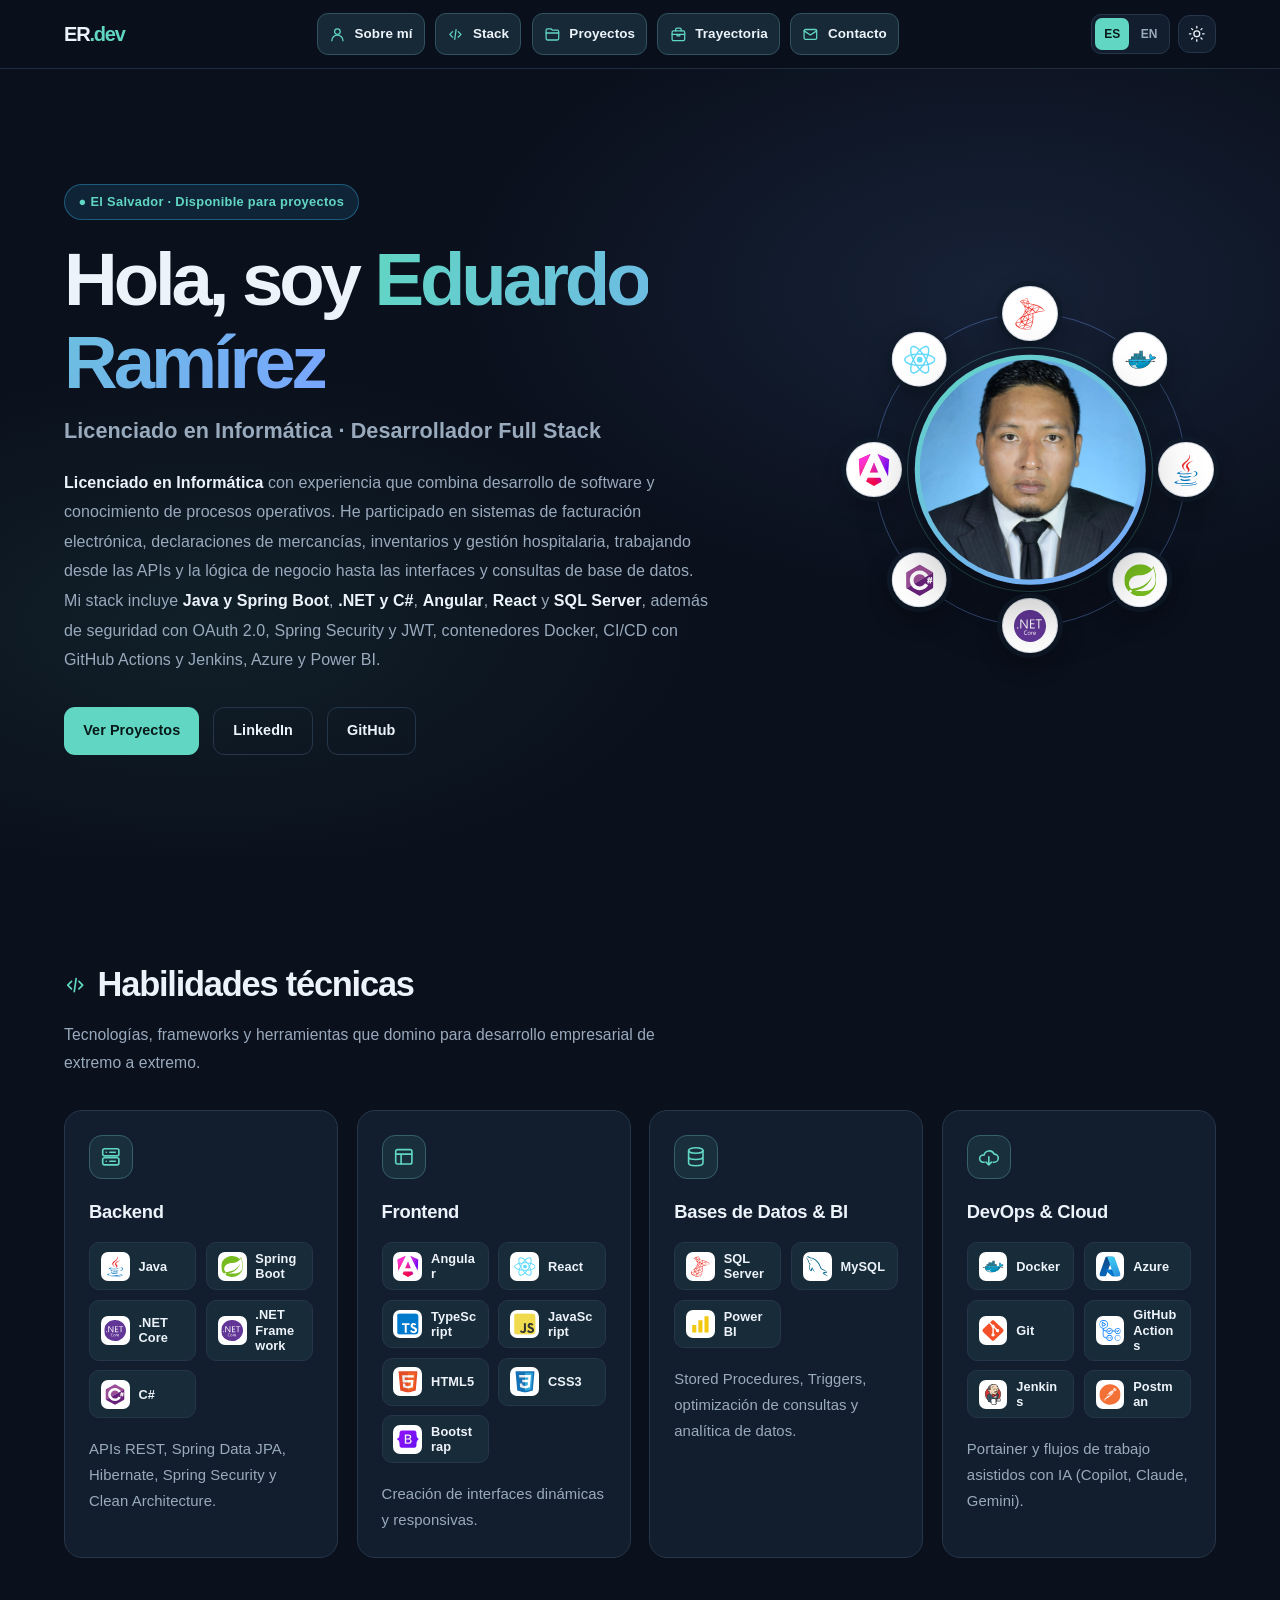
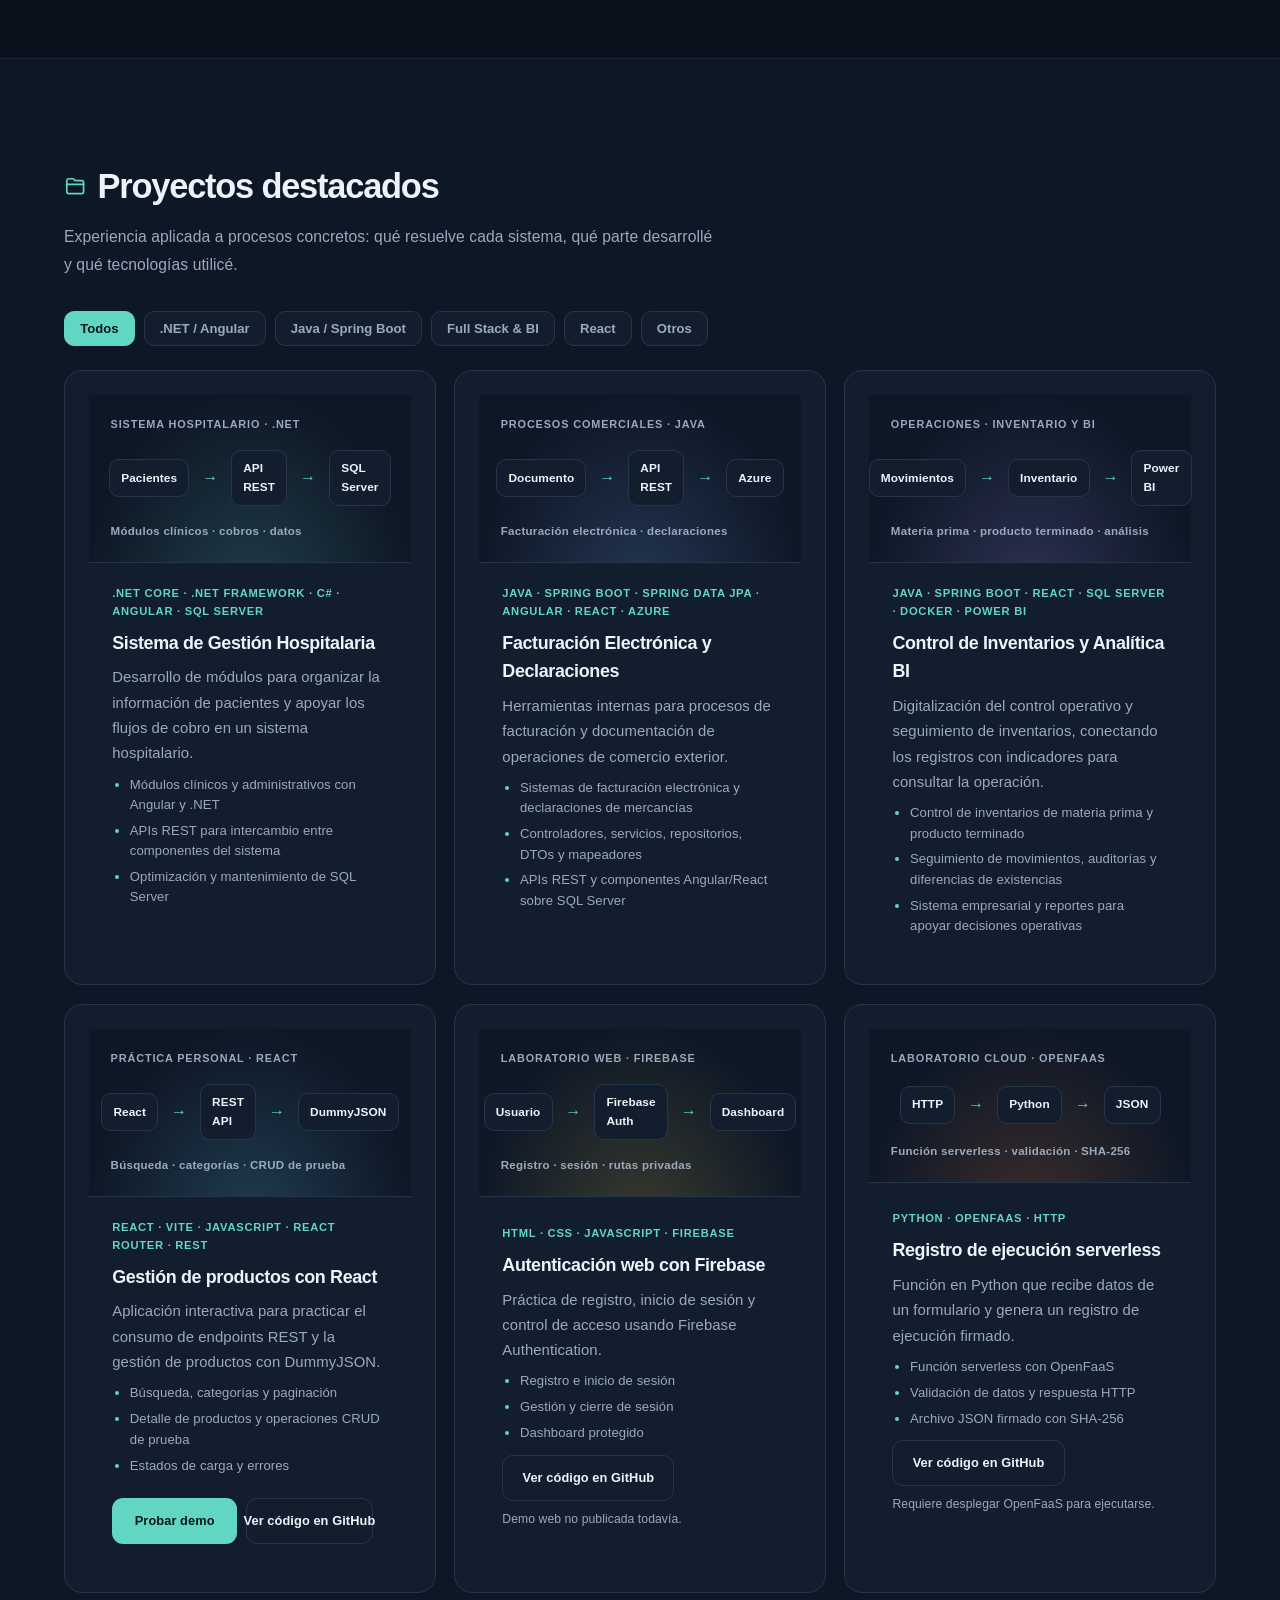
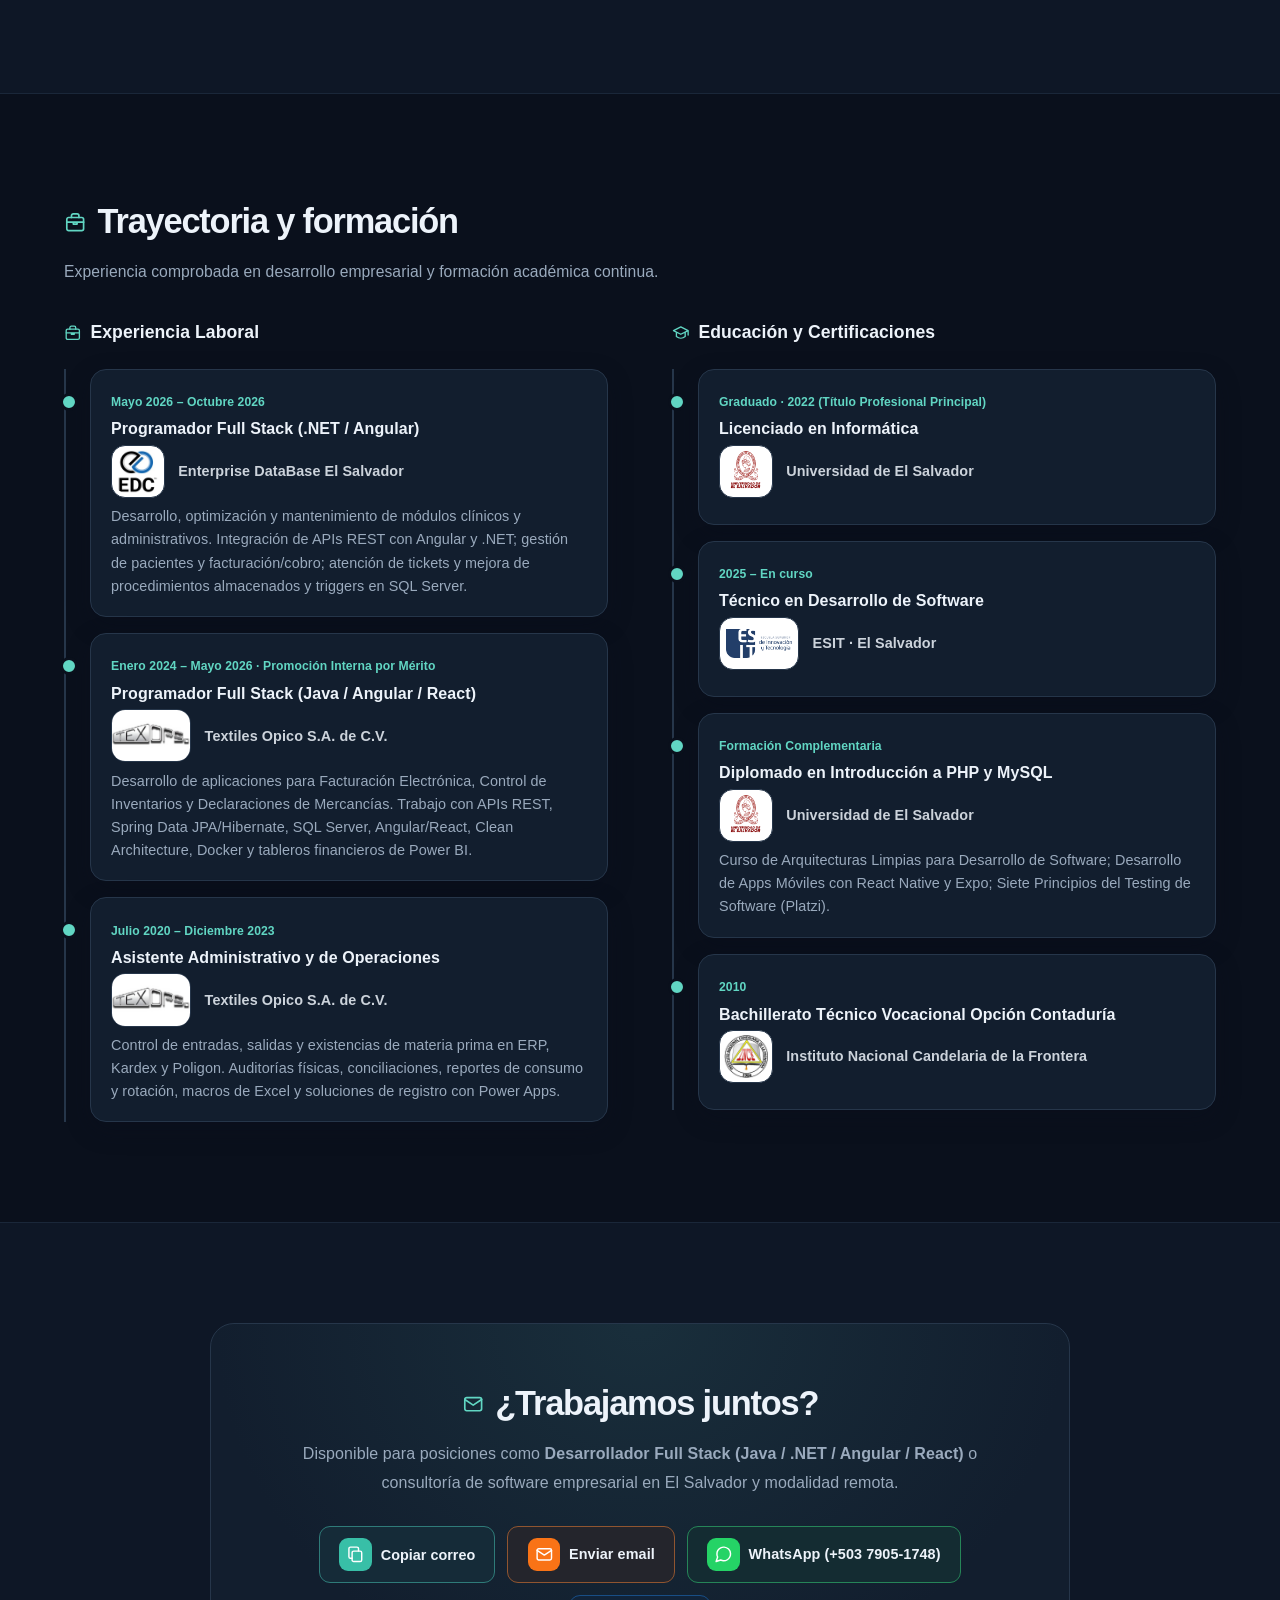
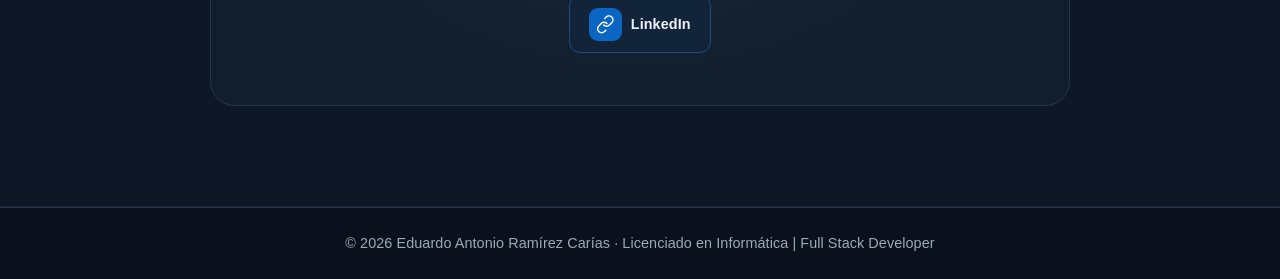
<file: index.html>
<!DOCTYPE html>
<html lang="es" data-theme="dark">
<head>
  <meta charset="UTF-8" />
  <meta name="viewport" content="width=device-width, initial-scale=1.0" />
  <title>Eduardo Ramírez | Lic. en Informática & Full Stack Developer</title>
  <meta name="description" content="Portafolio de Eduardo Ramírez, Licenciado en Informática y desarrollador Full Stack en Java, .NET, Angular y React." />
  <meta name="theme-color" content="#0b1120" />
  <link rel="stylesheet" href="style.css?v=20261122-2" />
  <script>
    window.dataLayer = window.dataLayer || [];
    function gtag(){window.dataLayer.push(arguments);}
    gtag('js', new Date());
    gtag('config', 'G-XV2KSDVCCX');
    window.dataLayer.push({ "gtm.start": new Date().getTime(), event: "gtm.js" });
  </script>
  <script async src="https://www.googletagmanager.com/gtag/js?id=G-XV2KSDVCCX"></script>
  <script async src="https://www.googletagmanager.com/gtm.js?id=GTM-KPL6FRRN"></script>
</head>
<body>
  <noscript><iframe src="https://www.googletagmanager.com/ns.html?id=GTM-KPL6FRRN" height="0" width="0" style="display:none;visibility:hidden" title="Google Tag Manager"></iframe></noscript>
  <svg class="icon-library" xmlns="http://www.w3.org/2000/svg" aria-hidden="true">
    <symbol id="i-user" viewBox="0 0 24 24"><circle cx="12" cy="8" r="4"/><path d="M4 21a8 8 0 0 1 16 0"/></symbol>
    <symbol id="i-code" viewBox="0 0 24 24"><path d="m8 8-4 4 4 4M16 8l4 4-4 4m-3-11-2 14"/></symbol>
    <symbol id="i-folder" viewBox="0 0 24 24"><path d="M3 6a2 2 0 0 1 2-2h5l2 2h7a2 2 0 0 1 2 2v10a2 2 0 0 1-2 2H5a2 2 0 0 1-2-2z"/><path d="M3 10h18"/></symbol>
    <symbol id="i-briefcase" viewBox="0 0 24 24"><rect x="3" y="7" width="18" height="14" rx="2"/><path d="M8 7V5a2 2 0 0 1 2-2h4a2 2 0 0 1 2 2v2M3 12h18m-11 0v2h4v-2"/></symbol>
    <symbol id="i-mail" viewBox="0 0 24 24"><rect x="3" y="5" width="18" height="14" rx="2"/><path d="m3 7 9 6 9-6"/></symbol>
    <symbol id="i-server" viewBox="0 0 24 24"><rect x="3" y="3" width="18" height="8" rx="2"/><rect x="3" y="13" width="18" height="8" rx="2"/><path d="M7 7h.01M7 17h.01M11 7h6m-6 10h6"/></symbol>
    <symbol id="i-layout" viewBox="0 0 24 24"><rect x="3" y="4" width="18" height="16" rx="2"/><path d="M3 9h18M9 9v11"/></symbol>
    <symbol id="i-database" viewBox="0 0 24 24"><ellipse cx="12" cy="5" rx="8" ry="3"/><path d="M4 5v14c0 1.7 3.6 3 8 3s8-1.3 8-3V5M4 12c0 1.7 3.6 3 8 3s8-1.3 8-3"/></symbol>
    <symbol id="i-cloud" viewBox="0 0 24 24"><path d="M7 18H6a4 4 0 1 1 .7-7.9A6 6 0 0 1 18 9a4.5 4.5 0 0 1 0 9h-1m-5-6v9m-3-3 3 3 3-3"/></symbol>
    <symbol id="i-search" viewBox="0 0 24 24"><circle cx="10.8" cy="10.8" r="6.8"/><path d="m16 16 5 5"/></symbol>
    <symbol id="i-graduation" viewBox="0 0 24 24"><path d="m2 9 10-5 10 5-10 5zM6 11v6c3.5 3 8.5 3 12 0v-6m4-2v6"/></symbol>
    <symbol id="i-copy" viewBox="0 0 24 24"><rect x="8" y="8" width="12" height="13" rx="2"/><path d="M16 8V5a2 2 0 0 0-2-2H6a2 2 0 0 0-2 2v10a2 2 0 0 0 2 2h2"/></symbol>
    <symbol id="i-chat" viewBox="0 0 24 24"><path d="M21 11.5a8.4 8.4 0 0 1-.9 3.8 8.5 8.5 0 0 1-7.6 4.7 8.4 8.4 0 0 1-3.8-.9L3 21l1.9-5.7a8.4 8.4 0 0 1-.9-3.8 8.5 8.5 0 0 1 4.7-7.6 8.4 8.4 0 0 1 3.8-.9h.5a8.5 8.5 0 0 1 8 8z"/></symbol>
    <symbol id="i-link" viewBox="0 0 24 24"><path d="M10 13a5 5 0 0 0 7.1 0l3-3A5 5 0 0 0 13 2.9l-1.7 1.7m2.7 6.4a5 5 0 0 0-7.1 0l-3 3A5 5 0 0 0 11 21.1l1.7-1.7"/></symbol>
    <symbol id="i-sun" viewBox="0 0 24 24"><circle cx="12" cy="12" r="4"/><path d="M12 2v2m0 16v2M4.9 4.9l1.4 1.4m11.4 11.4 1.4 1.4M2 12h2m16 0h2M4.9 19.1l1.4-1.4M17.7 6.3l1.4-1.4"/></symbol>
    <symbol id="i-moon" viewBox="0 0 24 24"><path d="M20.9 13A9 9 0 0 1 11 3.1 9 9 0 1 0 20.9 13z"/></symbol>
    <symbol id="i-menu" viewBox="0 0 24 24"><path d="M4 6h16M4 12h16M4 18h16"/></symbol>
  </svg>
  <!-- Barra de navegación -->
  <header class="navbar">
    <div class="container nav-content">
      <a href="#" class="logo">ER<span>.dev</span></a>
      
      <nav id="navMenu" aria-label="Navegación principal">
        <ul class="nav-links" id="navLinks">
          <li><a href="#sobre-mi"><svg class="ui-icon" aria-hidden="true"><use href="#i-user" /></svg>Sobre mí</a></li>
          <li><a href="#stack"><svg class="ui-icon" aria-hidden="true"><use href="#i-code" /></svg>Stack</a></li>
          <li><a href="#proyectos"><svg class="ui-icon" aria-hidden="true"><use href="#i-folder" /></svg>Proyectos</a></li>
          <li><a href="#trayectoria"><svg class="ui-icon" aria-hidden="true"><use href="#i-briefcase" /></svg>Trayectoria</a></li>
          <li><a href="#contacto"><svg class="ui-icon" aria-hidden="true"><use href="#i-mail" /></svg>Contacto</a></li>
        </ul>
      </nav>

      <div class="nav-actions">
        <div class="language-toggle" role="group" aria-label="Language / Idioma">
          <button class="language-btn" type="button" data-language="es" aria-pressed="true" title="Ver versión original en español">ES</button>
          <button class="language-btn" type="button" data-language="en" aria-pressed="false" title="Traducir automáticamente al inglés con Google Translate">EN</button>
        </div>
        <button id="themeToggle" class="icon-btn" type="button" aria-label="Cambiar a tema claro" title="Cambiar tema claro/oscuro">
          <svg class="ui-icon" aria-hidden="true"><use href="#i-sun" /></svg>
        </button>
        <button id="menuToggle" class="icon-btn mobile-only" type="button" aria-label="Abrir menú" aria-expanded="false" aria-controls="navLinks">
          <svg class="ui-icon" aria-hidden="true"><use href="#i-menu" /></svg>
        </button>
      </div>
    </div>
  </header>

  <main>
    <!-- Presentación profesional y fotografía -->
    <section class="hero" id="sobre-mi">
      <div class="container hero-grid">
        <div class="hero-text reveal">
          <p class="badge">● El Salvador · Disponible para proyectos</p>
          <h1>Hola, soy <span>Eduardo Ramírez</span></h1>
          <h2 class="typing-wrapper">Licenciado en Informática <span aria-hidden="true">·</span> Desarrollador Full Stack</h2>
          <p class="hero-desc">
            <strong>Licenciado en Informática</strong> con experiencia que combina desarrollo de software y conocimiento de procesos operativos.
            He participado en sistemas de facturación electrónica, declaraciones de mercancías, inventarios y gestión hospitalaria,
            trabajando desde las APIs y la lógica de negocio hasta las interfaces y consultas de base de datos.
            Mi stack incluye <strong>Java y Spring Boot</strong>, <strong>.NET y C#</strong>, <strong>Angular</strong>,
            <strong>React</strong> y <strong>SQL Server</strong>, además de seguridad con OAuth 2.0, Spring Security y JWT, contenedores Docker, CI/CD con GitHub Actions y Jenkins, Azure y Power BI.
          </p>
          <div class="hero-buttons">
            <a href="#proyectos" class="btn btn-primary">Ver Proyectos</a>
            <a href="https://www.linkedin.com/in/ramirez5310xp" target="_blank" rel="noopener" class="btn btn-secondary">
              LinkedIn
            </a>
            <a href="https://github.com/ramirez5310xp" target="_blank" rel="noopener" class="btn btn-secondary">
              GitHub
            </a>
          </div>
        </div>

        <!-- Fotografía con tecnologías orbitando alrededor -->
        <div class="hero-visual reveal">
          <div class="profile-orbit" role="img" aria-label="Tecnologías: Java, Spring Boot, .NET, C#, Angular, React, SQL Server y Docker">
            <div class="orbit-track" aria-hidden="true">
              <span class="orbit-badge" style="--angle: 0deg; --sequence-delay: 0s" data-label="Java" title="Java"><img src="img/technologies/java.svg" alt="" /></span>
              <span class="orbit-badge" style="--angle: 45deg; --sequence-delay: 2s" data-label="Spring Boot" title="Spring Boot"><img src="img/technologies/spring.svg" alt="" /></span>
              <span class="orbit-badge" style="--angle: 90deg; --sequence-delay: 4s" data-label=".NET" title=".NET"><img src="img/technologies/dotnetcore.svg" alt="" /></span>
              <span class="orbit-badge" style="--angle: 135deg; --sequence-delay: 6s" data-label="C#" title="C#"><img src="img/technologies/csharp.svg" alt="" /></span>
              <span class="orbit-badge" style="--angle: 180deg; --sequence-delay: 8s" data-label="Angular" title="Angular"><img src="img/technologies/angular.svg" alt="" /></span>
              <span class="orbit-badge" style="--angle: 225deg; --sequence-delay: 10s" data-label="React" title="React"><img src="img/technologies/react.svg" alt="" /></span>
              <span class="orbit-badge" style="--angle: 270deg; --sequence-delay: 12s" data-label="SQL Server" title="SQL Server"><img src="img/technologies/microsoftsqlserver.svg" alt="" /></span>
              <span class="orbit-badge" style="--angle: 315deg; --sequence-delay: 14s" data-label="Docker" title="Docker"><img src="img/technologies/docker.svg" alt="" /></span>
            </div>
            <div class="profile-frame"><img src="img/perfil.jpeg" alt="Fotografía de Eduardo Antonio Ramírez Carías" class="profile-img" decoding="async" /></div>
          </div>
        </div>
      </div>
    </section>

    <!-- Stack Tecnológico -->
    <section class="section" id="stack">
      <div class="container">
        <div class="section-header reveal">
          <h2 class="section-title"><svg class="section-icon" aria-hidden="true"><use href="#i-code" /></svg>Habilidades técnicas</h2>
          <p class="section-subtitle">Tecnologías, frameworks y herramientas que domino para desarrollo empresarial de extremo a extremo.</p>
        </div>

        <div class="grid-4">
          <article class="card reveal">
            <div class="card-icon" aria-hidden="true"><svg><use href="#i-server" /></svg></div>
            <h4>Backend</h4>
            <ul class="tech-list" aria-label="Tecnologías backend">
              <li class="tech-badge"><img src="img/technologies/java.svg" alt="" aria-hidden="true" loading="lazy" /><span>Java</span></li>
              <li class="tech-badge"><img src="img/technologies/spring.svg" alt="" aria-hidden="true" loading="lazy" /><span>Spring Boot</span></li>
              <li class="tech-badge"><img src="img/technologies/dotnetcore.svg" alt="" aria-hidden="true" loading="lazy" /><span>.NET Core</span></li>
              <li class="tech-badge"><img src="img/technologies/dotnetcore.svg" alt="" aria-hidden="true" loading="lazy" /><span>.NET Framework</span></li>
              <li class="tech-badge"><img src="img/technologies/csharp.svg" alt="" aria-hidden="true" loading="lazy" /><span>C#</span></li>
            </ul>
            <p>APIs REST, Spring Data JPA, Hibernate, Spring Security y Clean Architecture.</p>
          </article>
          <article class="card reveal">
            <div class="card-icon" aria-hidden="true"><svg><use href="#i-layout" /></svg></div>
            <h4>Frontend</h4>
            <ul class="tech-list" aria-label="Tecnologías frontend">
              <li class="tech-badge"><img src="img/technologies/angular.svg" alt="" aria-hidden="true" loading="lazy" /><span>Angular</span></li>
              <li class="tech-badge"><img src="img/technologies/react.svg" alt="" aria-hidden="true" loading="lazy" /><span>React</span></li>
              <li class="tech-badge"><img src="img/technologies/typescript.svg" alt="" aria-hidden="true" loading="lazy" /><span>TypeScript</span></li>
              <li class="tech-badge"><img src="img/technologies/javascript.svg" alt="" aria-hidden="true" loading="lazy" /><span>JavaScript</span></li>
              <li class="tech-badge"><img src="img/technologies/html5.svg" alt="" aria-hidden="true" loading="lazy" /><span>HTML5</span></li>
              <li class="tech-badge"><img src="img/technologies/css3.svg" alt="" aria-hidden="true" loading="lazy" /><span>CSS3</span></li>
              <li class="tech-badge"><img src="img/technologies/bootstrap.svg" alt="" aria-hidden="true" loading="lazy" /><span>Bootstrap</span></li>
            </ul>
            <p>Creación de interfaces dinámicas y responsivas.</p>
          </article>
          <article class="card reveal">
            <div class="card-icon" aria-hidden="true"><svg><use href="#i-database" /></svg></div>
            <h4>Bases de Datos & BI</h4>
            <ul class="tech-list" aria-label="Bases de datos y analítica">
              <li class="tech-badge"><img src="img/technologies/microsoftsqlserver.svg" alt="" aria-hidden="true" loading="lazy" /><span>SQL Server</span></li>
              <li class="tech-badge"><img src="img/technologies/mysql.svg" alt="" aria-hidden="true" loading="lazy" /><span>MySQL</span></li>
              <li class="tech-badge"><svg class="powerbi-icon" viewBox="0 0 32 32" aria-hidden="true"><path d="M4 17h6v11H4zM13 10h6v18h-6zM22 4h6v24h-6z" /></svg><span>Power BI</span></li>
            </ul>
            <p>Stored Procedures, Triggers, optimización de consultas y analítica de datos.</p>
          </article>
          <article class="card reveal">
            <div class="card-icon" aria-hidden="true"><svg><use href="#i-cloud" /></svg></div>
            <h4>DevOps & Cloud</h4>
            <ul class="tech-list" aria-label="Herramientas DevOps y cloud">
              <li class="tech-badge"><img src="img/technologies/docker.svg" alt="" aria-hidden="true" loading="lazy" /><span>Docker</span></li>
              <li class="tech-badge"><img src="img/technologies/azure.svg" alt="" aria-hidden="true" loading="lazy" /><span>Azure</span></li>
              <li class="tech-badge"><img src="img/technologies/git.svg" alt="" aria-hidden="true" loading="lazy" /><span>Git</span></li>
              <li class="tech-badge"><img src="img/technologies/githubactions.svg" alt="" aria-hidden="true" loading="lazy" /><span>GitHub Actions</span></li>
              <li class="tech-badge"><img src="img/technologies/jenkins.svg" alt="" aria-hidden="true" loading="lazy" /><span>Jenkins</span></li>
              <li class="tech-badge"><img src="img/technologies/postman.svg" alt="" aria-hidden="true" loading="lazy" /><span>Postman</span></li>
            </ul>
            <p>Portainer y flujos de trabajo asistidos con IA (Copilot, Claude, Gemini).</p>
          </article>
        </div>
      </div>
    </section>

    <!-- Proyectos Destacados -->
    <section class="section section-alt" id="proyectos">
      <div class="container">
        <div class="section-header reveal">
          <h2 class="section-title"><svg class="section-icon" aria-hidden="true"><use href="#i-folder" /></svg>Proyectos destacados</h2>
          <p class="section-subtitle">Experiencia aplicada a procesos concretos: qué resuelve cada sistema, qué parte desarrollé y qué tecnologías utilicé.</p>
        </div>

        <!-- Botones de Filtro -->
        <div class="filter-bar reveal">
          <button class="filter-btn active" type="button" data-filter="all" aria-pressed="true">Todos</button>
          <button class="filter-btn" type="button" data-filter="dotnet" aria-pressed="false">.NET / Angular</button>
          <button class="filter-btn" type="button" data-filter="java" aria-pressed="false">Java / Spring Boot</button>
          <button class="filter-btn" type="button" data-filter="fullstack" aria-pressed="false">Full Stack & BI</button>
          <button class="filter-btn" type="button" data-filter="react" aria-pressed="false">React</button>
          <button class="filter-btn" type="button" data-filter="other" aria-pressed="false">Otros</button>
        </div>

        <div class="grid-3" id="projectsGrid">
          <!-- Proyecto 1: Gestión Hospitalaria (.NET / Angular) -->
          <article class="card project-card reveal" tabindex="0" role="button" aria-haspopup="dialog" aria-label="Ver detalles: Sistema de Gestión Hospitalaria"
            data-category="dotnet" data-title="Sistema de Gestión Hospitalaria" data-stack=".NET Core · .NET Framework · C# · Angular · SQL Server" data-desc="En Enterprise DataBase El Salvador desarrollé, optimicé y mantuve módulos de un sistema hospitalario para automatizar procesos clínicos y administrativos. Implementé funcionalidades para gestión de pacientes y facturación/cobro, integrando frontend y backend con APIs REST. También atendí errores y tickets, e hice mantenimiento y optimización de procedimientos almacenados y triggers de SQL Server." data-scope="Backend: servicios y APIs REST con .NET Core y .NET Framework|Frontend: formularios, validaciones, componentes reutilizables y módulos en Angular y TypeScript|Integración: servicios Angular que consumen endpoints mediante HTTP y JSON|Datos: mantenimiento de procedimientos almacenados, triggers y consultas en SQL Server|Proceso: gestión de pacientes y facturación/cobro hospitalario">
            <div class="project-visual project-visual-dotnet" aria-hidden="true">
              <span class="visual-kicker">SISTEMA HOSPITALARIO · .NET</span><div class="visual-flow"><span>Pacientes</span><b>→</b><span>API REST</span><b>→</b><span>SQL Server</span></div>
              <span class="visual-caption">Módulos clínicos · cobros · datos</span>
            </div>
            <div class="project-body"><span class="tag">.NET Core · .NET Framework · C# · Angular · SQL Server</span><h4>Sistema de Gestión Hospitalaria</h4><p>Desarrollo de módulos para organizar la información de pacientes y apoyar los flujos de cobro en un sistema hospitalario.</p>
              <ul class="project-points"><li>Módulos clínicos y administrativos con Angular y .NET</li><li>APIs REST para intercambio entre componentes del sistema</li><li>Optimización y mantenimiento de SQL Server</li></ul>
            </div>
          </article>

          <!-- Proyecto 2: Facturación Electrónica y Declaraciones (Java / Spring Boot) -->
          <article class="card project-card reveal" tabindex="0" role="button" aria-haspopup="dialog" aria-label="Ver detalles: Facturación Electrónica y Declaraciones"
            data-category="java" data-title="Facturación Electrónica y Declaraciones" data-stack="Java · Spring Boot · Spring Data JPA · Angular · React · Azure" data-desc="En Textiles Opico desarrollé aplicaciones empresariales para facturación electrónica y declaraciones de mercancías. Organicé el backend con controladores, servicios y repositorios; implementé DTOs, entidades y mapeadores; y gestioné operaciones transaccionales con Spring Data JPA e Hibernate sobre SQL Server. También diseñé APIs REST y componentes de interfaz con Angular y React, aplicando arquitectura por capas y principios de Clean Architecture." data-scope="Backend: controladores, servicios y repositorios con Java y Spring Boot|Datos: DTOs, entidades, mapeadores y persistencia con Spring Data JPA, Hibernate y SQL Server|Interfaz: componentes y servicios de usuario con Angular y React|Arquitectura: separación por capas y principios de Clean Architecture">
            <div class="project-visual project-visual-java" aria-hidden="true">
              <span class="visual-kicker">PROCESOS COMERCIALES · JAVA</span><div class="visual-flow"><span>Documento</span><b>→</b><span>API REST</span><b>→</b><span>Azure</span></div>
              <span class="visual-caption">Facturación electrónica · declaraciones</span>
            </div>
            <div class="project-body"><span class="tag">Java · Spring Boot · Spring Data JPA · Angular · React · Azure</span><h4>Facturación Electrónica y Declaraciones</h4><p>Herramientas internas para procesos de facturación y documentación de operaciones de comercio exterior.</p>
              <ul class="project-points"><li>Sistemas de facturación electrónica y declaraciones de mercancías</li><li>Controladores, servicios, repositorios, DTOs y mapeadores</li><li>APIs REST y componentes Angular/React sobre SQL Server</li></ul>
            </div>
          </article>

          <!-- Proyecto 3: Control de Inventarios & Power BI (Full Stack & Docker) -->
          <article class="card project-card reveal" tabindex="0" role="button" aria-haspopup="dialog" aria-label="Ver detalles: Control de Inventarios y Analítica BI"
            data-category="fullstack" data-title="Control de Inventarios y Analítica BI" data-stack="Java · Spring Boot · React · SQL Server · Docker · Power BI" data-desc="Participé en sistemas empresariales de control de inventarios durante mi etapa como programador en Textiles Opico, después de haber gestionado inventarios operativamente en la misma empresa. Esa experiencia incluía seguimiento de entradas, salidas y existencias; registros en ERP, Kardex y Poligon; auditorías físicas y conciliaciones. En el desarrollo de aplicaciones empresariales trabajé con Java/Spring Boot, componentes de interfaz en Angular y React, contenedores Docker y tableros financieros de Power BI conectados a SQL Server." data-scope="Operación: seguimiento de entradas, salidas, existencias y abastecimiento de materiales|Trazabilidad: registros en ERP, Kardex y Poligon; auditorías y conciliación físico-sistema|Desarrollo: participación en el sistema empresarial de inventarios con Java/Spring Boot y componentes Angular/React|Análisis: tableros e indicadores financieros en Power BI sobre datos de SQL Server|Automatización operativa previa: macros de Excel y soluciones de registro con Power Apps">
            <div class="project-visual project-visual-fullstack" aria-hidden="true">
              <span class="visual-kicker">OPERACIONES · INVENTARIO Y BI</span><div class="visual-flow"><span>Movimientos</span><b>→</b><span>Inventario</span><b>→</b><span>Power BI</span></div>
              <span class="visual-caption">Materia prima · producto terminado · análisis</span>
            </div>
            <div class="project-body"><span class="tag">Java · Spring Boot · React · SQL Server · Docker · Power BI</span><h4>Control de Inventarios y Analítica BI</h4><p>Digitalización del control operativo y seguimiento de inventarios, conectando los registros con indicadores para consultar la operación.</p>
              <ul class="project-points"><li>Control de inventarios de materia prima y producto terminado</li><li>Seguimiento de movimientos, auditorías y diferencias de existencias</li><li>Sistema empresarial y reportes para apoyar decisiones operativas</li></ul>
            </div>
          </article>

          <article class="card project-card reveal" tabindex="0" role="button" aria-haspopup="dialog" aria-label="Ver detalles: Gestión de productos con React"
            data-category="react" data-title="Gestión de productos con React" data-stack="React · Vite · JavaScript · React Router · DummyJSON REST API" data-desc="Aplicación de práctica personal desarrollada con React para consumir la API pública DummyJSON. Permite explorar productos, buscar y filtrar por categoría, navegar entre páginas y consultar el detalle de cada producto. También incluye operaciones de creación, actualización y eliminación para practicar endpoints REST; DummyJSON simula esos cambios y no los conserva permanentemente." data-scope="Catálogo de productos consumido desde DummyJSON|Búsqueda, filtros por categoría y paginación|Vista de detalle con React Router|Operaciones de creación, actualización y eliminación simuladas por la API|Estados de carga y manejo de errores">
            <div class="project-visual project-visual-react" aria-hidden="true">
              <span class="visual-kicker">PRÁCTICA PERSONAL · REACT</span><div class="visual-flow"><span>React</span><b>→</b><span>REST API</span><b>→</b><span>DummyJSON</span></div>
              <span class="visual-caption">Búsqueda · categorías · CRUD de prueba</span>
            </div>
            <div class="project-body"><span class="tag">React · Vite · JavaScript · React Router · REST</span><h4>Gestión de productos con React</h4><p>Aplicación interactiva para practicar el consumo de endpoints REST y la gestión de productos con DummyJSON.</p>
              <ul class="project-points"><li>Búsqueda, categorías y paginación</li><li>Detalle de productos y operaciones CRUD de prueba</li><li>Estados de carga y errores</li></ul>
              <div class="project-actions">
              <div class="project-actions">
                <a class="btn btn-primary project-repo-link" href="https://ramirez5310xp.github.io/Eduardo_Ramirez/react-products/" target="_blank" rel="noopener">Probar demo</a>
                <a class="btn btn-secondary project-repo-link" href="https://github.com/ramirez5310xp/react-products" target="_blank" rel="noopener">Ver código en GitHub</a>
              </div>
              </div>
            </div>
          </article>

          <article class="card project-card reveal" tabindex="0" role="button" aria-haspopup="dialog" aria-label="Ver detalles: Autenticación web con Firebase"
            data-category="other" data-title="Autenticación web con Firebase" data-stack="HTML5 · CSS3 · JavaScript · Firebase Authentication" data-desc="Laboratorio web para practicar la autenticación de usuarios con Firebase. Incluye registro e inicio de sesión con correo y contraseña, gestión de sesión, protección del dashboard y cierre de sesión." data-scope="Registro e inicio de sesión con correo y contraseña|Gestión del estado de autenticación y sesión|Protección de la vista privada del dashboard|Cierre de sesión con Firebase Authentication">
            <div class="project-visual project-visual-firebase" aria-hidden="true">
              <span class="visual-kicker">LABORATORIO WEB · FIREBASE</span><div class="visual-flow"><span>Usuario</span><b>→</b><span>Firebase Auth</span><b>→</b><span>Dashboard</span></div>
              <span class="visual-caption">Registro · sesión · rutas privadas</span>
            </div>
            <div class="project-body"><span class="tag">HTML · CSS · JavaScript · Firebase</span><h4>Autenticación web con Firebase</h4><p>Práctica de registro, inicio de sesión y control de acceso usando Firebase Authentication.</p>
              <ul class="project-points"><li>Registro e inicio de sesión</li><li>Gestión y cierre de sesión</li><li>Dashboard protegido</li></ul>
              <a class="btn btn-secondary project-repo-link" href="https://github.com/ramirez5310xp/firebase-auth-lab" target="_blank" rel="noopener">Ver código en GitHub</a>
              <span class="project-demo-note">Demo web no publicada todavía.</span>
            </div>
          </article>

          <article class="card project-card reveal" tabindex="0" role="button" aria-haspopup="dialog" aria-label="Ver detalles: Registro de ejecución serverless"
            data-category="other" data-title="Registro de ejecución serverless" data-stack="Python · OpenFaaS · HTTP · SHA-256" data-desc="Laboratorio de cómputo en la nube con una función serverless en Python y OpenFaaS. La función muestra un formulario, valida los datos enviados y genera un archivo JSON con un identificador, metadatos de ejecución y una firma SHA-256." data-scope="Función HTTP en Python preparada para OpenFaaS|Formulario de registro y validación de datos|Generación de identificador y metadatos de ejecución|Descarga de resultado JSON con firma SHA-256">
            <div class="project-visual project-visual-serverless" aria-hidden="true">
              <span class="visual-kicker">LABORATORIO CLOUD · OPENFAAS</span><div class="visual-flow"><span>HTTP</span><b>→</b><span>Python</span><b>→</b><span>JSON</span></div>
              <span class="visual-caption">Función serverless · validación · SHA-256</span>
            </div>
            <div class="project-body"><span class="tag">Python · OpenFaaS · HTTP</span><h4>Registro de ejecución serverless</h4><p>Función en Python que recibe datos de un formulario y genera un registro de ejecución firmado.</p>
              <ul class="project-points"><li>Función serverless con OpenFaaS</li><li>Validación de datos y respuesta HTTP</li><li>Archivo JSON firmado con SHA-256</li></ul>
              <a class="btn btn-secondary project-repo-link" href="https://github.com/ramirez5310xp/laboratorio-serverless" target="_blank" rel="noopener">Ver código en GitHub</a>
              <span class="project-demo-note">Requiere desplegar OpenFaaS para ejecutarse.</span>
            </div>
          </article>
        </div>
      </div>
    </section>

    <!-- Experiencia Laboral y Educación -->
    <section class="section" id="trayectoria">
      <div class="container">
        <div class="section-header reveal">
          <h2 class="section-title"><svg class="section-icon" aria-hidden="true"><use href="#i-briefcase" /></svg>Trayectoria y formación</h2>
          <p class="section-subtitle">Experiencia comprobada en desarrollo empresarial y formación académica continua.</p>
        </div>

        <div class="timeline-grid">
          <!-- Columna Experiencia -->
          <div class="reveal">
            <h4 class="column-heading"><svg class="ui-icon" aria-hidden="true"><use href="#i-briefcase" /></svg>Experiencia Laboral</h4>
            <div class="timeline">
              <div class="timeline-item">
                <span class="timeline-date">Mayo 2026 – Octubre 2026</span>
                <h5>Programador Full Stack (.NET / Angular)</h5>
                <div class="timeline-organization">
                  <img
                    class="organization-logo"
                    src="img/enterprise_database_corporation_edc_logo.jpg"
                    alt="Logotipo de Enterprise DataBase Corporation"
                    loading="lazy"
                    decoding="async"
                  />
                  <p class="timeline-place">Enterprise DataBase El Salvador</p>
                </div>
                <p class="timeline-desc">Desarrollo, optimización y mantenimiento de módulos clínicos y administrativos. Integración de APIs REST con Angular y .NET; gestión de pacientes y facturación/cobro; atención de tickets y mejora de procedimientos almacenados y triggers en SQL Server.</p>
              </div>

              <div class="timeline-item">
                <span class="timeline-date">Enero 2024 – Mayo 2026 · Promoción Interna por Mérito</span>
                <h5>Programador Full Stack (Java / Angular / React)</h5>
                <div class="timeline-organization">
                  <img
                    class="organization-logo organization-logo-wide"
                    src="img/texops.jpg"
                    alt="Logotipo de Textiles Opico (TexOps)"
                    loading="lazy"
                    decoding="async"
                  />
                  <p class="timeline-place">Textiles Opico S.A. de C.V.</p>
                </div>
                <p class="timeline-desc">Desarrollo de aplicaciones para Facturación Electrónica, Control de Inventarios y Declaraciones de Mercancías. Trabajo con APIs REST, Spring Data JPA/Hibernate, SQL Server, Angular/React, Clean Architecture, Docker y tableros financieros de Power BI.</p>
              </div>

              <div class="timeline-item">
                <span class="timeline-date">Julio 2020 – Diciembre 2023</span>
                <h5>Asistente Administrativo y de Operaciones</h5>
                <div class="timeline-organization">
                  <img
                    class="organization-logo organization-logo-wide"
                    src="img/texops.jpg"
                    alt="Logotipo de Textiles Opico (TexOps)"
                    loading="lazy"
                    decoding="async"
                  />
                  <p class="timeline-place">Textiles Opico S.A. de C.V.</p>
                </div>
                <p class="timeline-desc">Control de entradas, salidas y existencias de materia prima en ERP, Kardex y Poligon. Auditorías físicas, conciliaciones, reportes de consumo y rotación, macros de Excel y soluciones de registro con Power Apps.</p>
              </div>
            </div>
          </div>

          <!-- Columna Educación -->
          <div class="reveal">
            <h4 class="column-heading"><svg class="ui-icon" aria-hidden="true"><use href="#i-graduation" /></svg>Educación y Certificaciones</h4>
            <div class="timeline">
              <div class="timeline-item">
                <span class="timeline-date">Graduado · 2022 (Título Profesional Principal)</span>
                <h5>Licenciado en Informática</h5>
                <div class="timeline-organization">
                  <img
                    class="organization-logo"
                    src="img/ues-logo.png"
                    alt="Logotipo oficial de la Universidad de El Salvador"
                    loading="lazy"
                    decoding="async"
                  />
                  <p class="timeline-place">Universidad de El Salvador</p>
                </div>
              </div>

              <div class="timeline-item">
                <span class="timeline-date">2025 – En curso</span>
                <h5>Técnico en Desarrollo de Software</h5>
                <div class="timeline-organization">
                  <img
                    class="organization-logo organization-logo-esit"
                    src="img/ESIT-Logo.png"
                    alt="Logotipo de la Escuela Superior de Innovación y Tecnología (ESIT)"
                    loading="lazy"
                    decoding="async"
                  />
                  <p class="timeline-place">ESIT · El Salvador</p>
                </div>
              </div>

              <div class="timeline-item">
                <span class="timeline-date">Formación Complementaria</span>
                <h5>Diplomado en Introducción a PHP y MySQL</h5>
                <div class="timeline-organization">
                  <img
                    class="organization-logo"
                    src="img/ues-logo.png"
                    alt="Logotipo oficial de la Universidad de El Salvador"
                    loading="lazy"
                    decoding="async"
                  />
                  <p class="timeline-place">Universidad de El Salvador</p>
                </div><p class="timeline-desc">Curso de Arquitecturas Limpias para Desarrollo de Software; Desarrollo de Apps Móviles con React Native y Expo; Siete Principios del Testing de Software (Platzi).</p>
              </div>

              <div class="timeline-item">
                <span class="timeline-date">2010</span>
                <h5>Bachillerato Técnico Vocacional Opción Contaduría</h5>
                <div class="timeline-organization">
                  <img
                    class="organization-logo"
                    src="img/incf.jpg"
                    alt="Logotipo del Instituto Nacional Candelaria de la Frontera"
                    loading="lazy"
                    decoding="async"
                  />
                  <p class="timeline-place">Instituto Nacional Candelaria de la Frontera</p>
                </div>
              </div>
            </div>
          </div>
        </div>
      </div>
    </section>

    <!-- Contacto con Copiado Rápido -->
    <section class="section section-alt" id="contacto">
      <div class="container contact-box reveal">
        <h2 class="section-title"><svg class="section-icon" aria-hidden="true"><use href="#i-mail" /></svg>¿Trabajamos juntos?</h2>
        <p>
          Disponible para posiciones como <strong>Desarrollador Full Stack (Java / .NET / Angular / React)</strong>
          o consultoría de software empresarial en El Salvador y modalidad remota.
        </p>
        <div class="hero-buttons">
          <button id="copyEmailBtn" class="btn btn-primary contact-action contact-copy" type="button" data-email="ramirez5310xp@outlook.com">
            <svg class="ui-icon" aria-hidden="true"><use href="#i-copy" /></svg>Copiar correo
          </button>
          <a href="mailto:ramirez5310xp@outlook.com" class="btn btn-secondary contact-action contact-email">
            <svg class="ui-icon" aria-hidden="true"><use href="#i-mail" /></svg>Enviar email
          </a>
          <a href="https://wa.me/50379051748" target="_blank" rel="noopener" class="btn btn-secondary contact-action contact-whatsapp">
            <svg class="ui-icon" aria-hidden="true"><use href="#i-chat" /></svg>WhatsApp (+503 7905-1748)
          </a>
          <a href="https://www.linkedin.com/in/ramirez5310xp" target="_blank" rel="noopener" class="btn btn-secondary contact-action contact-linkedin">
            <svg class="ui-icon" aria-hidden="true"><use href="#i-link" /></svg>LinkedIn
          </a>
        </div>
      </div>
    </section>
  </main>

  <!-- Modal de Vista Previa del Proyecto -->
  <div id="projectModal" class="modal" aria-hidden="true">
    <div class="modal-backdrop" id="modalBackdrop"></div>
    <div class="modal-dialog" role="dialog" aria-modal="true" aria-labelledby="modalTitle" aria-describedby="modalDesc" tabindex="-1">
      <button id="closeModal" class="modal-close" type="button" aria-label="Cerrar ventana">✕</button>
      <div class="modal-content">
        <span id="modalStack" class="tag"></span>
        <h3 id="modalTitle"></h3>
        <p id="modalDesc"></p>
        <h4 class="modal-scope-title">Alcance y aporte</h4><ul id="modalScope" class="modal-scope"></ul>
      </div>
    </div>
  </div>

  <!-- Notificación Toast -->
  <div id="toast" class="toast" role="status" aria-live="polite"></div>

  <footer class="footer">
    <div class="container">
      <p>© 2026 Eduardo Antonio Ramírez Carías · Licenciado en Informática | Full Stack Developer</p>
    </div>
  </footer>

  <script src="script.js?v=20261122-2"></script>
</body>
</html>
</file>
<file: style.css>
:root {
  --bg: #0b1120;
  --bg-alt: #111827;
  --card: #162033;
  --nav-bg: rgba(11, 17, 32, 0.85);
  --text: #f8fafc;
  --muted: #94a3b8;
  --accent: #38bdf8;
  --accent-2: #818cf8;
  --accent-hover: #0284c7;
  --border: #263349;
  --shadow: 0 20px 40px rgba(0, 0, 0, 0.35);
}

[data-theme="light"] {
  --bg: #f8fafc;
  --bg-alt: #eef2f6;
  --card: #ffffff;
  --nav-bg: rgba(248, 250, 252, 0.88);
  --text: #0f172a;
  --muted: #475569;
  --accent: #0284c7;
  --accent-2: #4f46e5;
  --accent-hover: #0369a1;
  --border: #cbd5e1;
  --shadow: 0 16px 32px rgba(15, 23, 42, 0.08);
}

* {
  margin: 0;
  padding: 0;
  box-sizing: border-box;
}

html {
  scroll-behavior: smooth;
}

body {
  font-family: system-ui, -apple-system, BlinkMacSystemFont, "Segoe UI", Roboto, sans-serif;
  background-color: var(--bg);
  color: var(--text);
  line-height: 1.6;
  transition: background-color 0.3s ease, color 0.3s ease;
}

.container {
  width: 90%;
  max-width: 1140px;
  margin: 0 auto;
}

/* Navbar */
.navbar {
  position: sticky;
  top: 0;
  background: var(--nav-bg);
  backdrop-filter: blur(12px);
  border-bottom: 1px solid var(--border);
  z-index: 100;
}

.nav-content {
  display: flex;
  justify-content: space-between;
  align-items: center;
  height: 68px;
}

.logo {
  font-size: 1.4rem;
  font-weight: 800;
  color: var(--text);
  text-decoration: none;
  letter-spacing: -0.5px;
}

.logo span {
  color: var(--accent);
}

.nav-links {
  list-style: none;
  display: flex;
  gap: 1.75rem;
}

.nav-links a {
  color: var(--muted);
  text-decoration: none;
  font-weight: 500;
  font-size: 0.95rem;
  transition: color 0.2s;
}

.nav-links a:hover {
  color: var(--accent);
}

.nav-actions {
  display: flex;
  align-items: center;
  gap: 0.5rem;
}

.icon-btn {
  background: var(--card);
  border: 1px solid var(--border);
  color: var(--text);
  width: 38px;
  height: 38px;
  border-radius: 10px;
  cursor: pointer;
  font-size: 1rem;
  display: grid;
  place-items: center;
  transition: border-color 0.2s, transform 0.2s;
}

.icon-btn:hover {
  border-color: var(--accent);
  transform: translateY(-2px);
}

.mobile-only {
  display: none;
}

/* Hero & Foto de Perfil */
.hero {
  padding: 5rem 0 4.5rem;
  overflow: hidden;
}

.hero-grid {
  display: grid;
  grid-template-columns: 1.25fr 0.75fr;
  gap: 3rem;
  align-items: center;
}

.badge {
  display: inline-block;
  background: rgba(56, 189, 248, 0.12);
  color: var(--accent);
  border: 1px solid rgba(56, 189, 248, 0.35);
  padding: 0.3rem 0.9rem;
  border-radius: 999px;
  font-size: 0.85rem;
  font-weight: 600;
  margin-bottom: 1.1rem;
}

.hero h1 {
  font-size: clamp(2.2rem, 4.5vw, 3.5rem);
  line-height: 1.12;
  margin-bottom: 0.6rem;
}

.hero h1 span {
  background: linear-gradient(135deg, var(--accent), var(--accent-2));
  -webkit-background-clip: text;
  -webkit-text-fill-color: transparent;
}

.typing-wrapper {
  font-size: clamp(1.1rem, 2.2vw, 1.45rem);
  color: var(--muted);
  font-weight: 600;
  min-height: 2.2rem;
  margin-bottom: 1.2rem;
}

.cursor {
  color: var(--accent);
  animation: blink 0.8s infinite;
}

@keyframes blink {
  0%, 50% { opacity: 1; }
  51%, 100% { opacity: 0; }
}

.hero-desc {
  max-width: 600px;
  color: var(--muted);
  margin-bottom: 2rem;
  font-size: 1.02rem;
}

.hero-desc strong {
  color: var(--text);
}

.hero-buttons {
  display: flex;
  flex-wrap: wrap;
  gap: 0.85rem;
}

.btn {
  display: inline-flex;
  align-items: center;
  justify-content: center;
  padding: 0.75rem 1.45rem;
  border-radius: 10px;
  font-weight: 600;
  font-size: 0.92rem;
  text-decoration: none;
  cursor: pointer;
  border: none;
  transition: transform 0.2s, background-color 0.2s, border-color 0.2s;
}

.btn:hover {
  transform: translateY(-2px);
}

.btn-primary {
  background: var(--accent);
  color: #0b1120;
}

.btn-primary:hover {
  background: var(--accent-hover);
  color: #ffffff;
}

.btn-secondary {
  background: transparent;
  border: 1px solid var(--border);
  color: var(--text);
}

.btn-secondary:hover {
  border-color: var(--accent);
  color: var(--accent);
}

/* Marco de foto con etiquetas flotantes */
.hero-visual {
  display: flex;
  justify-content: center;
}

.profile-frame {
  position: relative;
  width: 270px;
  height: 270px;
  border-radius: 28px;
  padding: 6px;
  background: linear-gradient(135deg, var(--accent), var(--accent-2));
  box-shadow: var(--shadow);
}

.profile-img {
  width: 100%;
  height: 100%;
  object-fit: cover;
  border-radius: 23px;
  display: block;
  background: var(--card);
}

.floating-pill {
  position: absolute;
  background: var(--card);
  border: 1px solid var(--border);
  color: var(--text);
  padding: 0.35rem 0.8rem;
  border-radius: 999px;
  font-size: 0.78rem;
  font-weight: 700;
  box-shadow: var(--shadow);
  animation: float 4s ease-in-out infinite;
}

.pill-1 { top: -14px; left: -18px; animation-delay: 0s; }
.pill-2 { bottom: 26px; right: -24px; animation-delay: 1.2s; }
.pill-3 { bottom: -14px; left: 14px; animation-delay: 2.4s; }

@keyframes float {
  0%, 100% { transform: translateY(0); }
  50% { transform: translateY(-6px); }
}

/* Secciones y Grids */
.section {
  padding: 4.5rem 0;
}

.section-alt {
  background-color: var(--bg-alt);
}

.section-header {
  margin-bottom: 2.25rem;
}

.section-title {
  font-size: 1.9rem;
  margin-bottom: 0.4rem;
}

.section-subtitle {
  color: var(--muted);
}

.grid-3 {
  display: grid;
  grid-template-columns: repeat(auto-fit, minmax(290px, 1fr));
  gap: 1.6rem;
}

.grid-4 {
  display: grid;
  grid-template-columns: repeat(auto-fit, minmax(240px, 1fr));
  gap: 1.4rem;
}

.card {
  background: var(--card);
  border: 1px solid var(--border);
  border-radius: 16px;
  padding: 1.65rem;
  transition: transform 0.25s ease, border-color 0.25s ease, box-shadow 0.25s ease;
}

.card:hover {
  transform: translateY(-6px);
  border-color: var(--accent);
  box-shadow: var(--shadow);
}

.card-icon {
  font-size: 1.8rem;
  margin-bottom: 0.85rem;
}

.card h4 {
  font-size: 1.15rem;
  margin-bottom: 0.6rem;
}

.card p {
  color: var(--muted);
  font-size: 0.93rem;
}

/* Filtros y Tarjetas de Proyectos */
.filter-bar {
  display: flex;
  flex-wrap: wrap;
  gap: 0.65rem;
  margin-bottom: 2rem;
}

.filter-btn {
  background: var(--card);
  border: 1px solid var(--border);
  color: var(--muted);
  padding: 0.5rem 1.1rem;
  border-radius: 999px;
  font-weight: 600;
  font-size: 0.88rem;
  cursor: pointer;
  transition: all 0.2s;
}

.filter-btn:hover,
.filter-btn.active {
  background: var(--accent);
  border-color: var(--accent);
  color: #0b1120;
}

.project-card {
  padding: 0;
  overflow: hidden;
  cursor: pointer;
  display: flex;
  flex-direction: column;
}

.project-card.hidden {
  display: none;
}

.project-thumb {
  position: relative;
  width: 100%;
  aspect-ratio: 16 / 9;
  overflow: hidden;
  border-bottom: 1px solid var(--border);
}

.project-thumb img {
  width: 100%;
  height: 100%;
  object-fit: cover;
  transition: transform 0.4s ease;
}

.project-card:hover .project-thumb img {
  transform: scale(1.06);
}

.thumb-overlay {
  position: absolute;
  inset: 0;
  background: rgba(11, 17, 32, 0.72);
  color: #ffffff;
  display: grid;
  place-items: center;
  font-weight: 600;
  opacity: 0;
  transition: opacity 0.25s ease;
}

.project-card:hover .thumb-overlay {
  opacity: 1;
}

.project-body {
  padding: 1.5rem;
}

.tag {
  display: inline-block;
  font-size: 0.76rem;
  font-weight: 700;
  color: var(--accent);
  margin-bottom: 0.5rem;
  text-transform: uppercase;
  letter-spacing: 0.4px;
}

/* Timeline de Experiencia y Educación */
.timeline-grid {
  display: grid;
  grid-template-columns: repeat(auto-fit, minmax(320px, 1fr));
  gap: 2.5rem;
}

.column-heading {
  font-size: 1.25rem;
  margin-bottom: 1.4rem;
  color: var(--text);
}

.timeline {
  position: relative;
  border-left: 2px solid var(--border);
  padding-left: 1.5rem;
  display: flex;
  flex-direction: column;
  gap: 1.65rem;
}

.timeline-item {
  position: relative;
  background: var(--card);
  border: 1px solid var(--border);
  border-radius: 14px;
  padding: 1.25rem 1.4rem;
  transition: border-color 0.2s ease;
}

.timeline-item:hover {
  border-color: var(--accent);
}

.timeline-item::before {
  content: "";
  position: absolute;
  left: -1.95rem;
  top: 1.45rem;
  width: 12px;
  height: 12px;
  border-radius: 50%;
  background: var(--accent);
  border: 3px solid var(--bg);
}

.timeline-date {
  display: inline-block;
  font-size: 0.8rem;
  font-weight: 700;
  color: var(--accent);
  margin-bottom: 0.3rem;
}

.timeline-item h5 {
  font-size: 1.08rem;
  margin-bottom: 0.2rem;
}

.timeline-place {
  font-size: 0.9rem;
  font-weight: 600;
  color: var(--text);
  opacity: 0.85;
  margin-bottom: 0.45rem;
}

.timeline-desc {
  font-size: 0.9rem;
  color: var(--muted);
}

/* Modal */
.modal {
  position: fixed;
  inset: 0;
  display: none;
  place-items: center;
  z-index: 200;
  padding: 1rem;
}

.modal.open {
  display: grid;
}

.modal-backdrop {
  position: absolute;
  inset: 0;
  background: rgba(0, 0, 0, 0.75);
  backdrop-filter: blur(4px);
}

.modal-dialog {
  position: relative;
  background: var(--card);
  border: 1px solid var(--border);
  border-radius: 18px;
  max-width: 640px;
  width: 100%;
  overflow: hidden;
  z-index: 1;
  box-shadow: var(--shadow);
  animation: modalIn 0.25s ease;
}

@keyframes modalIn {
  from { opacity: 0; transform: scale(0.94); }
  to { opacity: 1; transform: scale(1); }
}

.modal-close {
  position: absolute;
  top: 12px;
  right: 12px;
  width: 36px;
  height: 36px;
  border-radius: 50%;
  border: 1px solid var(--border);
  background: var(--bg);
  color: var(--text);
  cursor: pointer;
  font-weight: bold;
  z-index: 2;
}

.modal-img {
  width: 100%;
  aspect-ratio: 16 / 9;
  object-fit: cover;
  display: block;
  border-bottom: 1px solid var(--border);
}

.modal-content {
  padding: 1.75rem;
}

.modal-content h3 {
  font-size: 1.45rem;
  margin-bottom: 0.75rem;
}

.modal-content p {
  color: var(--muted);
  margin-bottom: 1.5rem;
  font-size: 0.96rem;
}

/* Contacto y Toast */
.contact-box {
  text-align: center;
  max-width: 680px;
}

.contact-box p {
  color: var(--muted);
  margin-bottom: 1.75rem;
}

.contact-box .hero-buttons {
  justify-content: center;
}

.toast {
  position: fixed;
  bottom: 24px;
  right: 24px;
  background: var(--accent);
  color: #0b1120;
  font-weight: 700;
  padding: 0.85rem 1.35rem;
  border-radius: 10px;
  box-shadow: var(--shadow);
  transform: translateY(120px);
  opacity: 0;
  transition: all 0.3s ease;
  z-index: 300;
}

.toast.show {
  transform: translateY(0);
  opacity: 1;
}

.footer {
  border-top: 1px solid var(--border);
  padding: 1.75rem 0;
  text-align: center;
  color: var(--muted);
  font-size: 0.9rem;
}

/* Animación Reveal al hacer Scroll */
.reveal {
  opacity: 1;
  transform: none;
  transition: opacity 0.6s ease, transform 0.6s ease;
}

.reveal.active {
  opacity: 1;
  transform: translateY(0);
}

/* Responsive */
@media (max-width: 820px) {
  .hero-grid {
    grid-template-columns: 1fr;
    text-align: center;
  }

  .hero-desc {
    margin-left: auto;
    margin-right: auto;
  }

  .hero-buttons {
    justify-content: center;
  }

  .mobile-only {
    display: grid;
  }

  .nav-links {
    display: none;
    position: absolute;
    top: 68px;
    left: 0;
    right: 0;
    background: var(--card);
    border-bottom: 1px solid var(--border);
    flex-direction: column;
    padding: 1.25rem 5%;
    gap: 1rem;
  }

  .nav-links.open {
    display: flex;
  }
}

/* Ajustes visuales y de accesibilidad */
:root {
  --bg: #0a101c;
  --bg-alt: #0e1726;
  --card: #121e2e;
  --nav-bg: rgba(10, 16, 28, 0.88);
  --text: #edf3fa;
  --muted: #9aaabd;
  --accent: #61d6c3;
  --accent-2: #78a5ff;
  --accent-hover: #42b9a7;
  --border: #26364a;
  --shadow: 0 24px 60px rgba(0, 0, 0, 0.28);
}

[data-theme="light"] {
  --bg: #f5f7fb;
  --bg-alt: #edf2f7;
  --card: #ffffff;
  --nav-bg: rgba(245, 247, 251, 0.9);
  --text: #142033;
  --muted: #56657a;
  --accent: #087f75;
  --accent-2: #385fc5;
  --accent-hover: #06665e;
  --border: #d7e0ea;
  --shadow: 0 20px 50px rgba(30, 48, 73, 0.1);
}

html {
  scroll-padding-top: 5.5rem;
}

body {
  font-family: Inter, "Segoe UI", Roboto, Arial, sans-serif;
  letter-spacing: 0.005em;
}

::selection {
  background: var(--accent);
  color: #0a101c;
}

a:focus-visible,
button:focus-visible,
.project-card:focus-visible {
  outline: 3px solid var(--accent);
  outline-offset: 4px;
}

.container {
  max-width: 1180px;
}

.navbar {
  border-bottom-color: color-mix(in srgb, var(--border) 78%, transparent);
}

.logo {
  font-size: 1.25rem;
  letter-spacing: -0.06em;
}

.nav-links {
  gap: clamp(1rem, 2.4vw, 2rem);
}

.nav-links a {
  font-size: 0.9rem;
}

.nav-links a:hover,
.nav-links a:focus-visible {
  color: var(--text);
}

.icon-btn {
  border-radius: 12px;
}
.language-toggle { display: inline-flex; gap: 0.2rem; padding: 0.2rem; border: 1px solid var(--border); border-radius: 10px; background: var(--card); }
.language-btn { min-width: 2.1rem; min-height: 2rem; padding: 0.25rem 0.45rem; border: 0; border-radius: 7px; background: transparent; color: var(--muted); font-size: 0.75rem; font-weight: 750; cursor: pointer; }
.language-btn[aria-pressed="true"] { background: var(--accent); color: #071a19; }
[data-theme="light"] .language-btn[aria-pressed="true"] { color: #ffffff; }

.hero {
  position: relative;
  padding: clamp(4.5rem, 9vw, 7.5rem) 0 clamp(4rem, 8vw, 6.5rem);
  isolation: isolate;
}

.hero::before {
  position: absolute;
  z-index: -1;
  top: 0;
  right: 0;
  left: 0;
  height: 100%;
  background:
    radial-gradient(ellipse at 78% 28%, color-mix(in srgb, var(--accent-2) 12%, transparent), transparent 34rem),
    radial-gradient(ellipse at 16% 70%, color-mix(in srgb, var(--accent) 8%, transparent), transparent 32rem);
  content: "";
  pointer-events: none;
}

.hero-grid {
  grid-template-columns: minmax(0, 1.3fr) minmax(250px, 0.7fr);
  gap: clamp(2.5rem, 7vw, 6rem);
}

.badge {
  padding: 0.42rem 0.85rem;
  font-size: 0.8rem;
  letter-spacing: 0.025em;
}

.hero h1 {
  max-width: 760px;
  font-size: clamp(2.7rem, 6vw, 4.65rem);
  letter-spacing: -0.055em;
}

.hero h1 span {
  background: linear-gradient(110deg, var(--accent), var(--accent-2));
  background-clip: text;
  -webkit-text-fill-color: transparent;
}

.typing-wrapper {
  min-height: 2rem;
  font-size: clamp(1.05rem, 2vw, 1.35rem);
}

.hero-desc {
  max-width: 650px;
  font-size: 1rem;
  line-height: 1.85;
}

.btn {
  min-height: 46px;
  padding: 0.72rem 1.2rem;
  border-radius: 11px;
  font-size: 0.9rem;
}

.btn-primary {
  color: #071a19;
}

[data-theme="light"] .btn-primary {
  color: #ffffff;
}

.profile-frame {
  width: clamp(220px, 27vw, 310px);
  height: clamp(220px, 27vw, 310px);
  border-radius: 32px;
  padding: 5px;
  background: linear-gradient(145deg, var(--accent), var(--accent-2));
}

.profile-img {
  border-radius: 27px;
}

.floating-pill {
  padding: 0.5rem 0.82rem;
  border-radius: 12px;
  font-size: 0.75rem;
  animation: none;
}

.pill-1 { top: 8%; left: -22%; }
.pill-2 { right: -25%; bottom: 28%; }
.pill-3 { bottom: 2%; left: -14%; }

.section {
  padding: clamp(4rem, 8vw, 6.25rem) 0;
}

.section-header {
  max-width: 720px;
  margin-bottom: 2rem;
}

.section-title {
  margin-bottom: 0.55rem;
  font-size: clamp(1.7rem, 3vw, 2.15rem);
  letter-spacing: -0.035em;
}

.section-subtitle {
  max-width: 650px;
  font-size: 0.98rem;
  line-height: 1.8;
}

.grid-3,
.grid-4 {
  gap: 1.15rem;
}

.card {
  border-radius: 18px;
  padding: 1.5rem;
}

.card:hover {
  transform: translateY(-4px);
}

.card-icon {
  display: grid;
  width: 44px;
  height: 44px;
  margin-bottom: 1.15rem;
  place-items: center;
  border: 1px solid color-mix(in srgb, var(--accent) 27%, var(--border));
  border-radius: 13px;
  background: color-mix(in srgb, var(--accent) 9%, var(--card));
  font-size: 1.35rem;
}

.card h4 {
  letter-spacing: -0.015em;
}

.card p {
  line-height: 1.75;
}

.section-alt {
  border-top: 1px solid color-mix(in srgb, var(--border) 55%, transparent);
  border-bottom: 1px solid color-mix(in srgb, var(--border) 55%, transparent);
}

.filter-bar {
  gap: 0.55rem;
  margin-bottom: 1.5rem;
}

.filter-btn {
  padding: 0.55rem 0.95rem;
  border-radius: 10px;
  font-size: 0.82rem;
}

.filter-btn:hover,
.filter-btn.active {
  color: #071a19;
}

[data-theme="light"] .filter-btn:hover,
[data-theme="light"] .filter-btn.active {
  color: #ffffff;
}

.project-card {
  border-radius: 18px;
}

.project-card:focus-visible {
  border-color: var(--accent);
}

.project-thumb {
  border-bottom: 0;
  background: var(--bg-alt);
}

.project-thumb img {
  object-position: center;
}

.thumb-overlay {
  font-size: 0.9rem;
}

.project-body {
  padding: 1.35rem 1.45rem 1.5rem;
}

.project-body h4 {
  margin-bottom: 0.5rem;
  font-size: 1.12rem;
  letter-spacing: -0.02em;
}

.project-body p {
  line-height: 1.7;
}

.tag {
  font-size: 0.7rem;
  letter-spacing: 0.065em;
}

.timeline-grid {
  gap: clamp(2rem, 5vw, 4rem);
}

.column-heading {
  font-size: 1.1rem;
}

.timeline {
  gap: 1rem;
}

.timeline-item {
  border-radius: 16px;
  padding: 1.15rem 1.25rem;
}

.timeline-item h5 {
  font-size: 1rem;
  line-height: 1.5;
}

.timeline-date {
  font-size: 0.76rem;
}

.contact-box {
  max-width: 760px;
  padding: clamp(1rem, 4vw, 2.5rem);
}

.contact-box p {
  line-height: 1.8;
}

.modal {
  overflow-y: auto;
}

.modal-dialog {
  max-height: calc(100vh - 2rem);
  overflow-y: auto;
  border-radius: 20px;
}

.modal-content {
  padding: clamp(1.25rem, 4vw, 1.8rem);
}

.toast {
  max-width: min(420px, calc(100vw - 2rem));
  right: 1rem;
  bottom: 1rem;
}

.footer {
  padding: 1.5rem 0;
}

.reveal {
  transform: none;
  transition-duration: 0.5s;
}

@media (max-width: 820px) {
  .hero-grid {
    gap: 3.5rem;
  }

  .hero-visual {
    order: -1;
  }

  .hero-text {
    max-width: 660px;
    margin: 0 auto;
  }

  .profile-frame {
    width: 230px;
    height: 230px;
  }

  .pill-1 { left: -28%; }
  .pill-2 { right: -30%; }
  .pill-3 { left: -20%; }

  .nav-links {
    border-bottom-color: var(--border);
    box-shadow: var(--shadow);
  }

  .nav-links a {
    padding: 0.35rem 0;
  }
}

@media (max-width: 520px) {
  .container {
    width: min(90%, 420px);
  }

  .nav-content {
    height: 62px;
  }

  .nav-links {
    top: 62px;
  }

  .hero {
    padding-top: 3rem;
  }

  .hero h1 {
    font-size: clamp(2.35rem, 11vw, 3.2rem);
  }

  .hero-buttons {
    gap: 0.65rem;
  }

  .hero-buttons .btn {
    flex: 1 1 auto;
  }

  .profile-frame {
    width: 205px;
    height: 205px;
  }

  .floating-pill {
    font-size: 0.68rem;
  }

  .pill-1 { left: -25%; }
  .pill-2 { right: -28%; }
  .pill-3 { left: -16%; }

  .grid-3,
  .grid-4,
  .timeline-grid {
    grid-template-columns: 1fr;
  }

  .filter-btn {
    padding: 0.5rem 0.75rem;
    font-size: 0.77rem;
  }

  .modal {
    padding: 0.6rem;
  }
}

/* Perfil y tecnologías en órbita */
.profile-orbit {
  position: relative;
  display: grid;
  width: min(390px, 34vw);
  aspect-ratio: 1;
  --orbit-radius: 156px;
  place-items: center;
}

.profile-orbit::before,
.profile-orbit::after {
  position: absolute;
  inset: 8%;
  border: 1px solid color-mix(in srgb, var(--accent-2) 35%, transparent);
  border-radius: 50%;
  content: "";
}

.profile-orbit::after {
  inset: 17%;
  border-color: color-mix(in srgb, var(--accent) 28%, transparent);
}

.profile-orbit .profile-frame {
  position: absolute;
  z-index: 2;
  top: 50%;
  left: 50%;
  width: 62%;
  height: 62%;
  transform: translate(-50%, -50%);
  overflow: hidden;
  border-radius: 50%;
  padding: 5px;
}

.profile-orbit .profile-img { border-radius: 50%; }

.orbit-track {
  position: absolute;
  inset: 0;
}

.orbit-badge {
  position: absolute;
  top: calc(50% - 1.725rem);
  left: calc(50% - 1.725rem);
  display: grid;
  width: 3.45rem;
  height: 3.45rem;
  place-items: center;
  transform: rotate(var(--angle)) translateX(var(--orbit-radius)) rotate(calc(-1 * var(--angle)));
  border: 1px solid rgba(148, 163, 184, 0.38);
  border-radius: 999px;
  background: #ffffff;
  box-shadow: 0 10px 26px rgba(0, 0, 0, 0.3), 0 0 0 5px color-mix(in srgb, var(--card) 82%, transparent);
}

.orbit-badge img {
  width: 2rem;
  height: 2rem;
  object-fit: contain;
  animation: orbit-sequence 16s ease-in-out infinite;
  animation-delay: var(--sequence-delay);
}

.orbit-badge::after {
  position: absolute;
  top: calc(100% + 0.55rem);
  left: 50%;
  padding: 0.3rem 0.55rem;
  transform: translateX(-50%) translateY(-3px);
  border: 1px solid var(--border);
  border-radius: 7px;
  background: var(--card);
  color: var(--text);
  content: attr(data-label);
  font-size: 0.7rem;
  font-weight: 700;
  opacity: 0;
  pointer-events: none;
  transition: opacity 0.18s ease, transform 0.18s ease;
  white-space: nowrap;
}

.orbit-badge:hover::after { opacity: 1; transform: translateX(-50%) translateY(0); }

@keyframes orbit-sequence {
  0%, 8% { transform: scale(1.32); }
  11%, 100% { transform: scale(1); }
}

/* Diagramas de flujo y alcance para cada proyecto */
.project-visual {
  display: flex;
  min-height: 154px;
  flex-direction: column;
  justify-content: space-between;
  gap: 1rem;
  padding: 1.35rem;
  border-bottom: 1px solid var(--border);
  background: radial-gradient(ellipse at 50% 120%, color-mix(in srgb, var(--accent) 17%, var(--card)), var(--bg-alt) 72%);
}

.project-visual-java { background: radial-gradient(ellipse at 50% 120%, color-mix(in srgb, #78a5ff 18%, var(--card)), var(--bg-alt) 72%); }
.project-visual-fullstack { background: radial-gradient(ellipse at 50% 120%, color-mix(in srgb, #a78bfa 18%, var(--card)), var(--bg-alt) 72%); }
.visual-kicker, .visual-caption { color: var(--muted); font-size: 0.68rem; font-weight: 750; letter-spacing: 0.08em; }
.visual-caption { font-size: 0.72rem; letter-spacing: 0.025em; }
.visual-flow { display: flex; align-items: center; justify-content: center; gap: clamp(0.35rem, 1vw, 0.8rem); }
.visual-flow span { padding: 0.52rem 0.7rem; border: 1px solid var(--border); border-radius: 10px; background: var(--card); color: var(--text); font-size: 0.74rem; font-weight: 700; }
.visual-flow b { color: var(--accent); font-size: 1rem; }
.project-points { display: grid; gap: 0.35rem; margin: 0.5rem 0 0; padding-left: 1.1rem; color: var(--muted); font-size: 0.82rem; line-height: 1.55; }
.project-points li::marker { color: var(--accent); }
.project-visual-react { background: radial-gradient(ellipse at 50% 120%, color-mix(in srgb, #61dafb 17%, var(--card)), var(--bg-alt) 72%); }
.project-visual-firebase { background: radial-gradient(ellipse at 50% 120%, color-mix(in srgb, #ffca28 17%, var(--card)), var(--bg-alt) 72%); }
.project-visual-serverless { background: radial-gradient(ellipse at 50% 120%, color-mix(in srgb, #f97316 17%, var(--card)), var(--bg-alt) 72%); }
.project-repo-link { width: fit-content; margin-top: 0.7rem; font-size: 0.8rem; }
.project-actions { display: flex; flex-wrap: nowrap; gap: 0.55rem; margin-top: 0.7rem; }
.project-actions .project-repo-link { min-width: 0; flex: 1 1 0; justify-content: center; margin-top: 0; padding: 0.65rem 0.6rem; white-space: nowrap; }
.project-demo-note { display: block; margin-top: 0.55rem; color: var(--muted); font-size: 0.76rem; }
.modal-scope-title { margin: 1.4rem 0 0.55rem; }
.modal-scope { display: grid; gap: 0.55rem; margin: 0; padding-left: 1.2rem; color: var(--muted); line-height: 1.7; }
.modal-scope li::marker { color: var(--accent); }

@media (max-width: 820px) {
  .profile-orbit {
    width: min(390px, 78vw);
    --orbit-radius: min(156px, 31.2vw);
  }
}

@media (min-width: 821px) and (max-width: 1147px) {
  .profile-orbit { --orbit-radius: min(156px, 13.6vw); }
}

@media (max-width: 520px) {
  .profile-orbit {
    width: min(340px, 88vw);
    --orbit-radius: min(136px, 35.2vw);
  }
  .orbit-badge {
    top: calc(50% - 1.5rem);
    left: calc(50% - 1.5rem);
    width: 3rem;
    height: 3rem;
  }
  .orbit-badge img { width: 1.75rem; height: 1.75rem; }
  .visual-flow { gap: 0.32rem; }
  .visual-flow span { padding: 0.42rem 0.45rem; font-size: 0.65rem; }
}

@media (prefers-reduced-motion: reduce) {
  .orbit-badge, .orbit-badge img { animation: none; }
}

/* Keep content visible independently of JavaScript. */
.reveal, .reveal.active { opacity: 1; transform: none; }

@media (prefers-reduced-motion: reduce) {
  *,
  *::before,
  *::after {
    scroll-behavior: auto !important;
    animation-duration: 0.01ms !important;
    animation-iteration-count: 1 !important;
    transition-duration: 0.01ms !important;
  }

  .reveal {
    opacity: 1;
    transform: none;
  }
}

.timeline-organization {
  display: flex;
  min-width: 0;
  align-items: center;
  gap: 0.85rem;
  margin-bottom: 0.45rem;
}

.timeline-organization .timeline-place {
  margin: 0;
  line-height: 1.4;
}

.organization-logo {
  display: grid;
  width: 3.35rem;
  height: 3.35rem;
  flex: 0 0 3.35rem;
  place-items: center;
  border: 1px solid var(--border);
  border-radius: 14px;
  background: #ffffff;
  object-fit: contain;
  padding: 0.25rem;
}

.organization-logo-wide {
  width: 5rem;
  flex-basis: 5rem;
  object-fit: cover;
  padding: 0;
}

.organization-logo-esit {
  width: 5rem;
  flex-basis: 5rem;
  object-fit: contain;
  padding: 0.35rem;
}

.tech-list {
  display: flex;
  flex-wrap: wrap;
  gap: 0.45rem;
  margin: 1rem 0 1.1rem;
  list-style: none;
}

.tech-badge {
  display: inline-flex;
  min-height: 2.35rem;
  align-items: center;
  gap: 0.42rem;
  padding: 0.35rem 0.55rem;
  border: 1px solid var(--border);
  border-radius: 10px;
  background: color-mix(in srgb, var(--accent) 5%, var(--card));
  color: var(--text);
  font-size: 0.75rem;
  font-weight: 650;
  white-space: nowrap;
}

.tech-badge img,
.tech-text-icon {
  display: block;
  width: 1.3rem;
  height: 1.3rem;
  flex: 0 0 1.3rem;
  object-fit: contain;
}

/* Iconografía consistente para navegación y secciones */
.icon-library { position: absolute; width: 0; height: 0; overflow: hidden; }
.ui-icon, .section-icon, .card-icon svg {
  width: 1.1rem;
  height: 1.1rem;
  flex: 0 0 auto;
  fill: none;
  stroke: currentColor;
  stroke-width: 1.8;
  stroke-linecap: round;
  stroke-linejoin: round;
}
.section-title {
  display: flex;
  align-items: center;
  gap: 0.7rem;
}
.section-icon { width: 1.4rem; height: 1.4rem; color: var(--accent); }
.nav-links a, .column-heading, .hero-buttons .btn, .thumb-overlay {
  display: inline-flex;
  align-items: center;
  gap: 0.55rem;
}
.nav-links a .ui-icon { width: 1rem; height: 1rem; opacity: 0.78; }
.card-icon { display: grid; place-items: center; }
.card-icon svg { width: 1.35rem; height: 1.35rem; color: var(--accent); }
.column-heading .ui-icon { color: var(--accent); }
.thumb-overlay .ui-icon { width: 1.2rem; height: 1.2rem; }
.hero-buttons .ui-icon { width: 1rem; height: 1rem; }
.contact-box {
  max-width: 860px;
  padding: clamp(1.5rem, 5vw, 3.25rem);
  border: 1px solid var(--border);
  border-radius: 24px;
  background: radial-gradient(ellipse at top, color-mix(in srgb, var(--accent) 9%, var(--card)), var(--card) 70%);
}
.contact-box .section-title { justify-content: center; }
.contact-box .hero-buttons { gap: 0.75rem; }
.project-card { min-height: 100%; }
.project-body { flex: 1; }
.timeline-item { box-shadow: 0 8px 24px color-mix(in srgb, var(--bg) 28%, transparent); }

@media (max-width: 820px) {
  .nav-links a { display: flex; align-items: center; gap: 0.7rem; }
  .nav-links a .ui-icon { width: 1.1rem; height: 1.1rem; }
}

@media (max-width: 520px) {
  .section-title { gap: 0.55rem; }
  .section-icon { width: 1.2rem; height: 1.2rem; }
  .contact-box .hero-buttons .btn { flex: 1 1 100%; justify-content: center; }
}

.tech-text-icon {
  display: grid;
  place-items: center;
  border-radius: 5px;
  background: #f2c811;
  color: #242424;
  font-size: 0.58rem;
  font-weight: 800;
}

@media (max-width: 520px) {
  .timeline-organization {
    gap: 0.7rem;
  }

  .organization-logo {
    width: 3rem;
    height: 3rem;
    flex-basis: 3rem;
  }

  .organization-logo-wide {
    width: 4.5rem;
    flex-basis: 4.5rem;
  }

  .organization-logo-esit {
    width: 4.5rem;
    flex-basis: 4.5rem;
  }

  .tech-list {
    gap: 0.4rem;
  }

  .tech-badge {
    gap: 0.35rem;
    padding: 0.32rem 0.48rem;
    font-size: 0.72rem;
  }
}

/* Keep the skill logos prominent after the responsive card styles. */
.tech-list { gap: 0.6rem; }
.tech-list .tech-badge {
  min-height: 3rem;
  gap: 0.55rem;
  padding: 0.4rem 0.68rem;
  background: color-mix(in srgb, var(--accent) 7%, var(--card));
  font-size: 0.8rem;
}
.tech-list .tech-badge img {
  width: 1.8rem;
  height: 1.8rem;
  flex: 0 0 1.8rem;
  padding: 0.22rem;
  border-radius: 7px;
  background: #ffffff;
}
.tech-list .tech-badge .powerbi-icon {
  width: 1.8rem;
  height: 1.8rem;
  flex: 0 0 1.8rem;
  padding: 0.22rem;
  border-radius: 7px;
  background: #ffffff;
}
.powerbi-icon path { fill: #f2c811; }
.powerbi-icon path:nth-child(2) { fill: #d5a900; }

@media (max-width: 520px) {
  .tech-list .tech-badge { min-height: 2.8rem; gap: 0.45rem; padding: 0.35rem 0.55rem; font-size: 0.76rem; }
  .tech-list .tech-badge img, .tech-list .tech-badge .powerbi-icon { width: 1.65rem; height: 1.65rem; flex-basis: 1.65rem; }
}

/* Two clear columns keep each skill card compact and easy to scan. */
.tech-list {
  display: grid;
  grid-template-columns: repeat(2, minmax(0, 1fr));
  align-items: stretch;
}
.tech-list .tech-badge {
  width: 100%;
  min-width: 0;
  justify-content: flex-start;
  white-space: normal;
  overflow-wrap: anywhere;
  line-height: 1.2;
}

/* Stronger navigation tabs with a clear hover and keyboard-focus state. */
.nav-links { gap: clamp(0.2rem, 0.8vw, 0.7rem); }
.nav-links a {
  padding: 0.58rem 0.7rem;
  border: 1px solid color-mix(in srgb, var(--accent) 18%, var(--border));
  border-radius: 11px;
  background: color-mix(in srgb, var(--accent) 6%, var(--card));
  color: var(--text);
  font-size: 0.84rem;
  font-weight: 650;
  transition: background-color 0.2s, border-color 0.2s, color 0.2s, transform 0.2s;
}
.nav-links a .ui-icon { width: 1.05rem; height: 1.05rem; color: var(--accent); opacity: 1; }
.nav-links a:hover, .nav-links a:focus-visible {
  transform: translateY(-2px);
  border-color: var(--accent);
  background: color-mix(in srgb, var(--accent) 17%, var(--card));
  color: var(--text);
}

/* Contact buttons use recognizable color accents for each action. */
.contact-action {
  --contact-color: var(--accent);
  gap: 0.72rem;
  min-height: 52px;
  border: 1px solid color-mix(in srgb, var(--contact-color) 50%, var(--border));
  background: color-mix(in srgb, var(--contact-color) 8%, var(--card));
  color: var(--text);
}
.contact-copy { --contact-color: #38bfa7; }
.contact-email { --contact-color: #f97316; }
.contact-whatsapp { --contact-color: #25d366; }
.contact-linkedin { --contact-color: #0a66c2; }
.contact-action .ui-icon {
  box-sizing: content-box;
  width: 1.2rem;
  height: 1.2rem;
  padding: 0.42rem;
  border-radius: 9px;
  background: var(--contact-color);
  color: #ffffff;
  stroke: currentColor;
}
.contact-action:hover {
  border-color: var(--contact-color);
  background: color-mix(in srgb, var(--contact-color) 15%, var(--card));
  color: var(--text);
}

@media (max-width: 820px) {
  .nav-links { align-items: stretch; gap: 0.55rem; }
  .nav-links a { padding: 0.72rem 0.85rem; }
}
</file>
